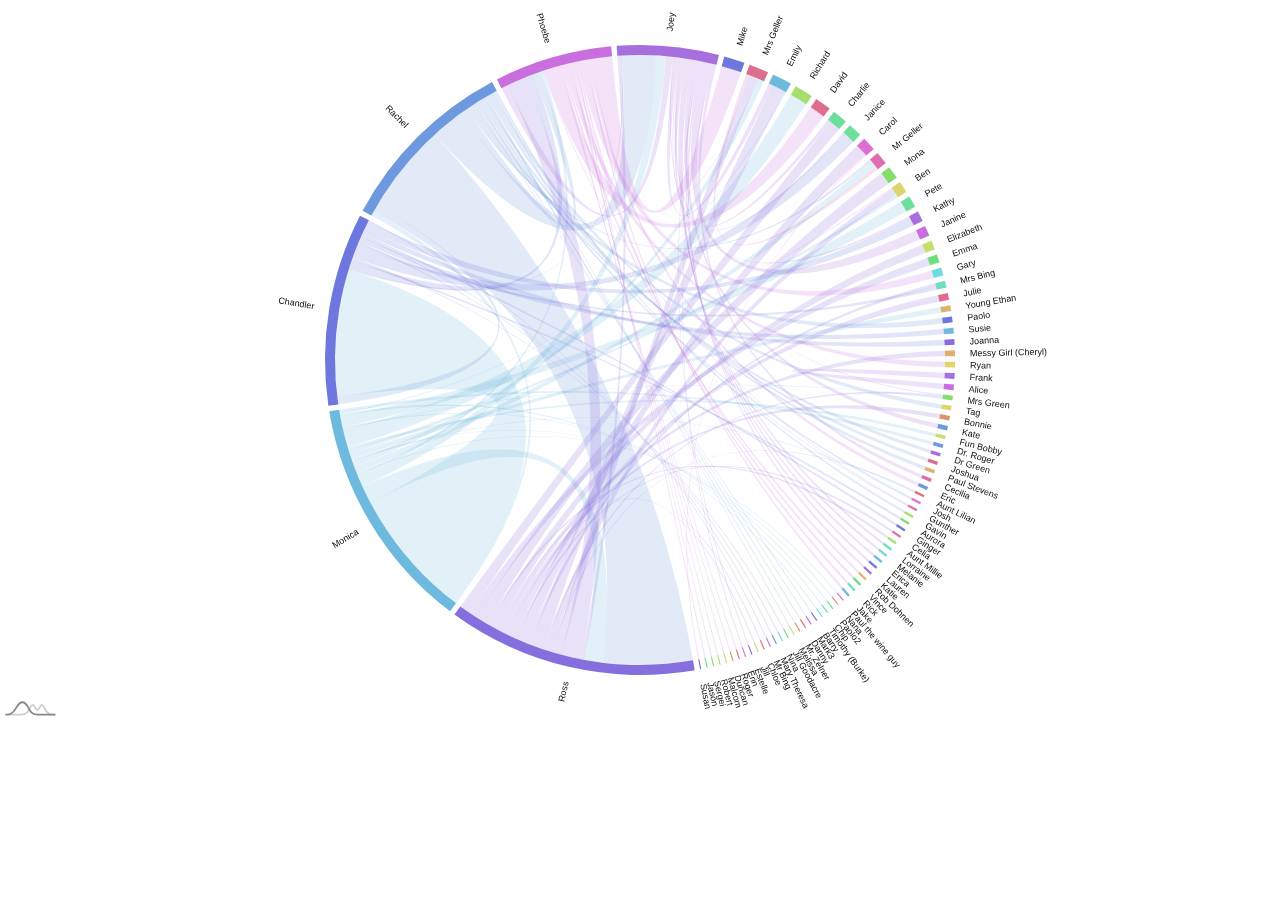
<file: vis/js/amcharts5/examples/flow-chord-directed/index.html>
<!DOCTYPE html>
<html>
  <head>
    <meta charset="UTF-8" />
    <title>amCharts 5 Example - flow-chord-directed</title>
    <link rel="stylesheet" href="index.css" />
  </head>
  <body>
    <div id="chartdiv"></div>
    <script src="../../index.js"></script>
    <script src="../../flow.js"></script>
    <script src="../../themes/Animated.js"></script>
    <script src="index.js"></script>
  </body>
</html>
</file>
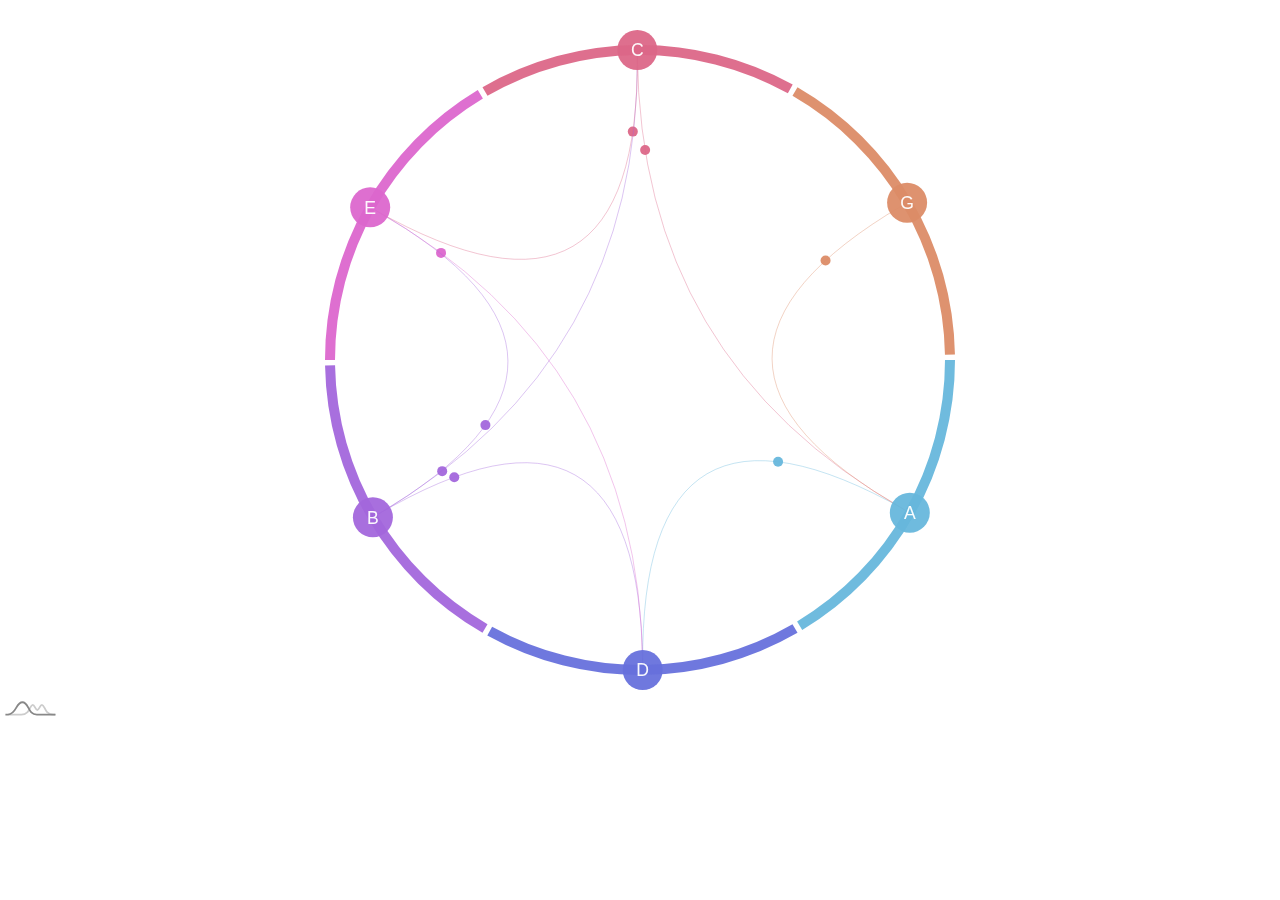
<file: vis/js/amcharts5/examples/flow-chord-non-ribbon/index.html>
<!DOCTYPE html>
<html>
  <head>
    <meta charset="UTF-8" />
    <title>amCharts 5 Example - flow-chord-non-ribbon</title>
    <link rel="stylesheet" href="index.css" />
  </head>
  <body>
    <div id="chartdiv"></div>
    <script src="../../index.js"></script>
    <script src="../../flow.js"></script>
    <script src="../../themes/Animated.js"></script>
    <script src="index.js"></script>
  </body>
</html>
</file>
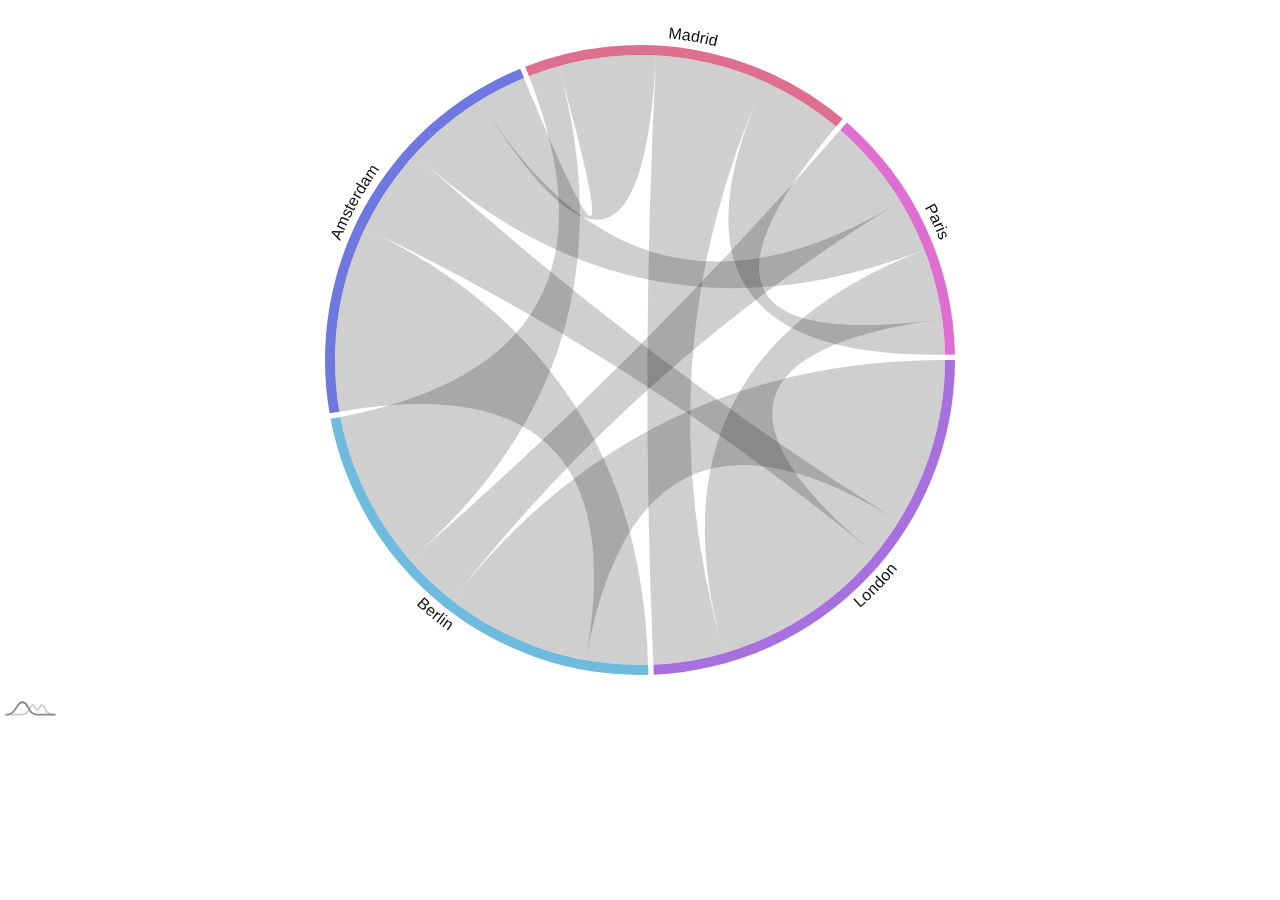
<file: vis/js/amcharts5/examples/flow-chord/index.html>
<!DOCTYPE html>
<html>
  <head>
    <meta charset="UTF-8" />
    <title>amCharts 5 Example - flow-chord</title>
    <link rel="stylesheet" href="index.css" />
  </head>
  <body>
    <div id="chartdiv"></div>
    <script src="../../index.js"></script>
    <script src="../../flow.js"></script>
    <script src="../../themes/Animated.js"></script>
    <script src="index.js"></script>
  </body>
</html>
</file>
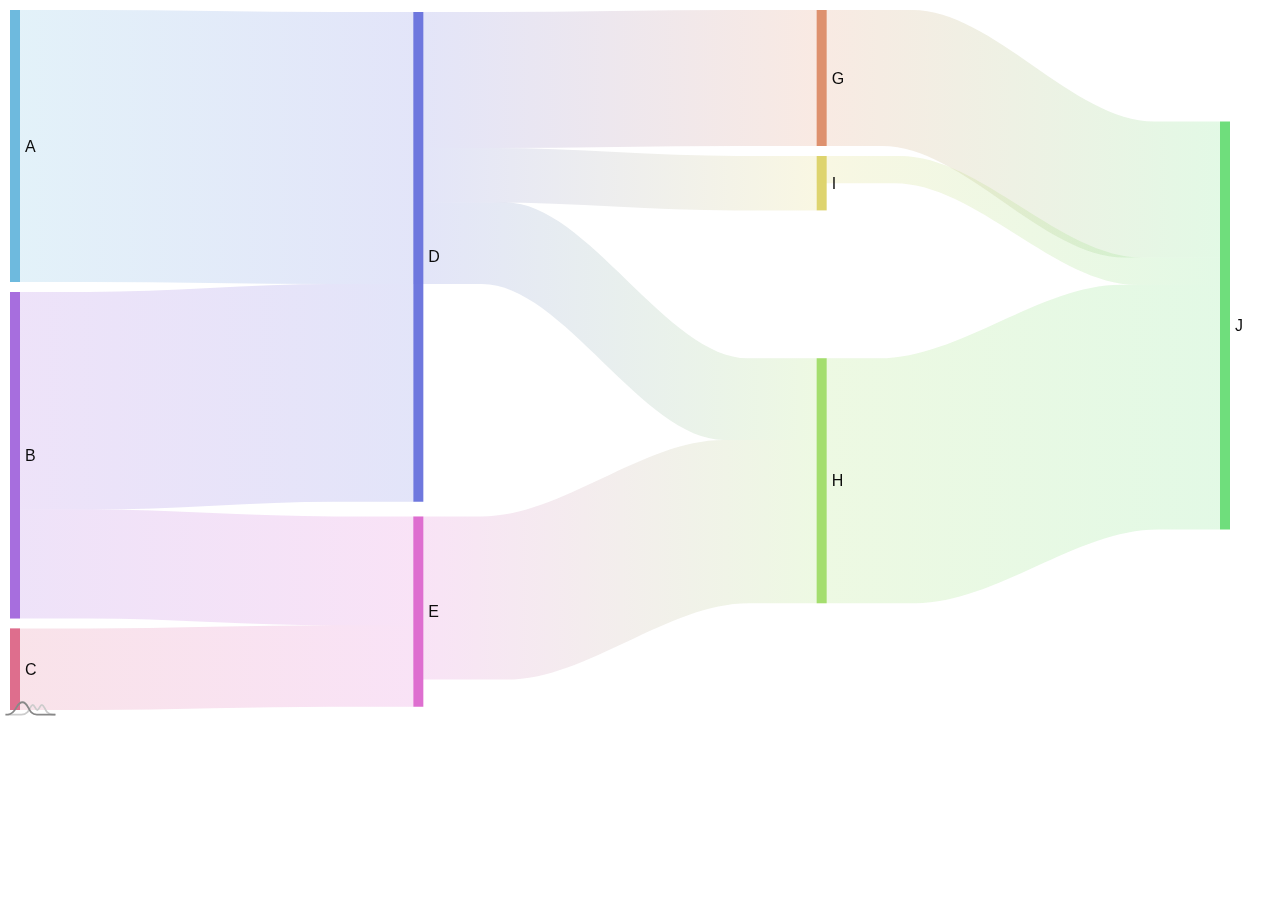
<file: vis/js/amcharts5/examples/flow-sankey/index.html>
<!DOCTYPE html>
<html>
  <head>
    <meta charset="UTF-8" />
    <title>amCharts 5 Example - flow-sankey</title>
    <link rel="stylesheet" href="index.css" />
  </head>
  <body>
    <div id="chartdiv"></div>
    <script src="../../index.js"></script>
    <script src="../../flow.js"></script>
    <script src="../../themes/Animated.js"></script>
    <script src="index.js"></script>
  </body>
</html>
</file>
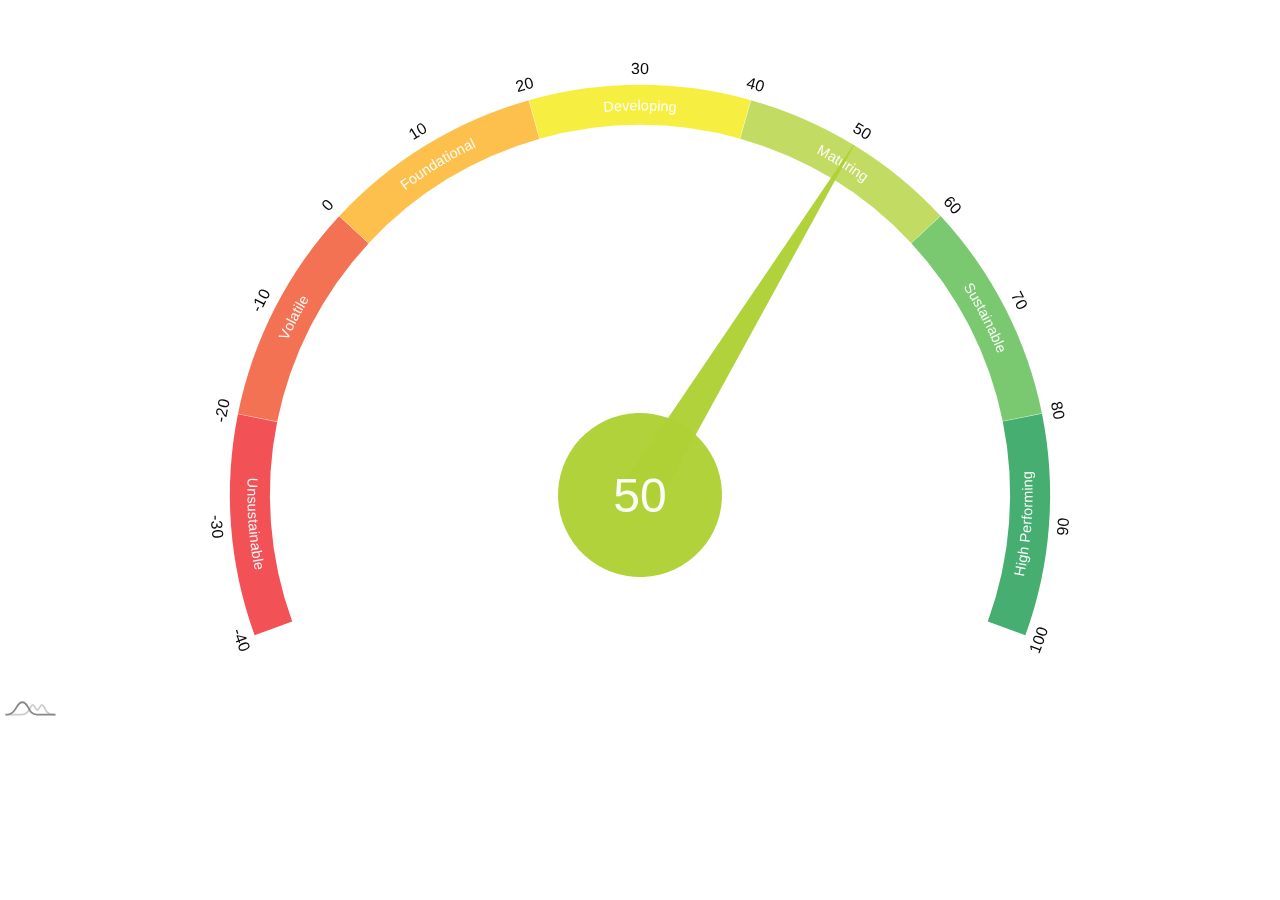
<file: vis/js/amcharts5/examples/gauge-bands/index.html>
<!DOCTYPE html>
<html>
  <head>
    <meta charset="UTF-8" />
    <title>amCharts 5 Example - gauge-bands</title>
    <link rel="stylesheet" href="index.css" />
  </head>
  <body>
    <div id="chartdiv"></div>
    <script src="../../index.js"></script>
    <script src="../../xy.js"></script>
    <script src="../../radar.js"></script>
    <script src="../../themes/Animated.js"></script>
    <script src="index.js"></script>
  </body>
</html>
</file>
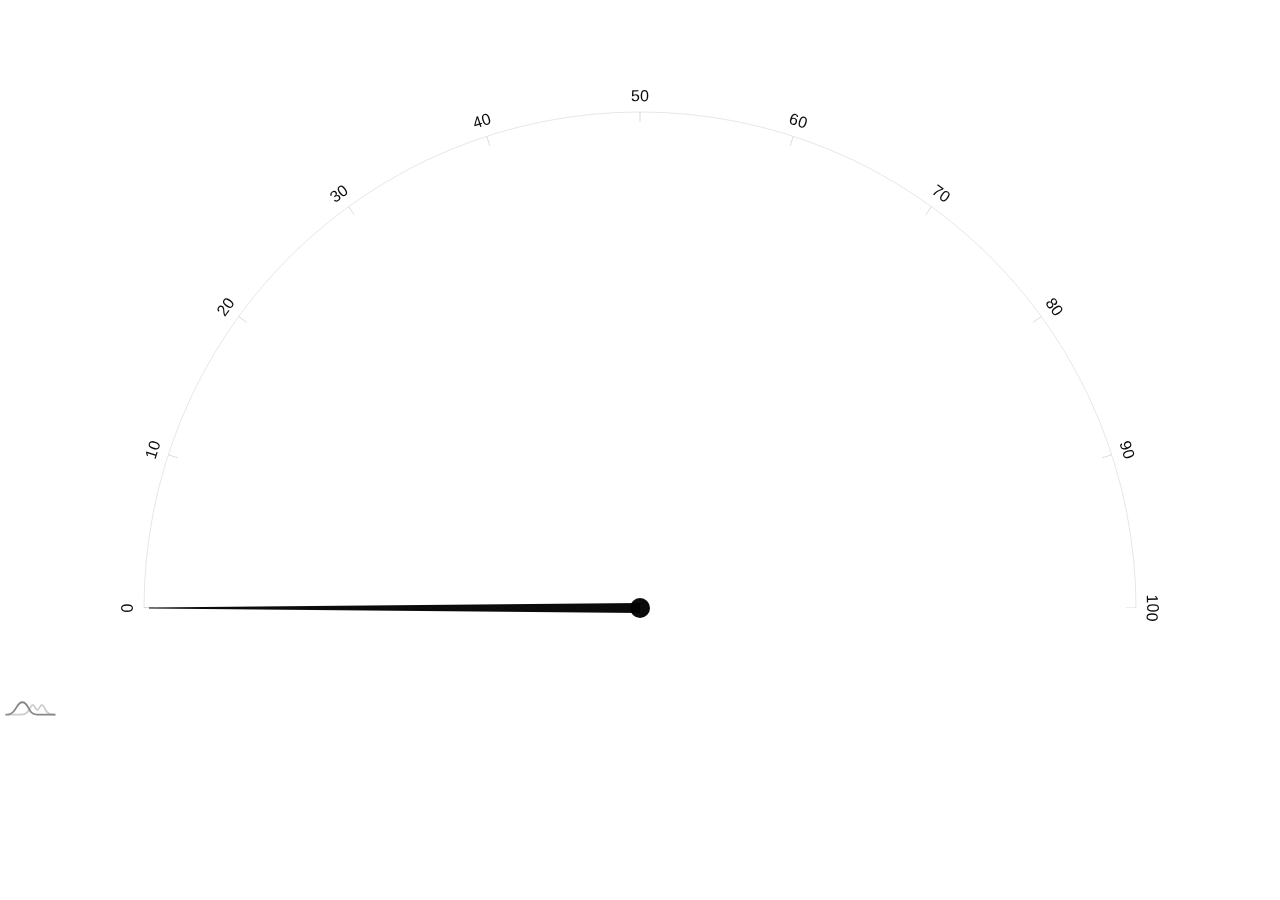
<file: vis/js/amcharts5/examples/gauge/index.html>
<!DOCTYPE html>
<html>
  <head>
    <meta charset="UTF-8" />
    <title>amCharts 5 Example - gauge</title>
    <link rel="stylesheet" href="index.css" />
  </head>
  <body>
    <div id="chartdiv"></div>
    <script src="../../index.js"></script>
    <script src="../../xy.js"></script>
    <script src="../../radar.js"></script>
    <script src="../../themes/Animated.js"></script>
    <script src="index.js"></script>
  </body>
</html>
</file>
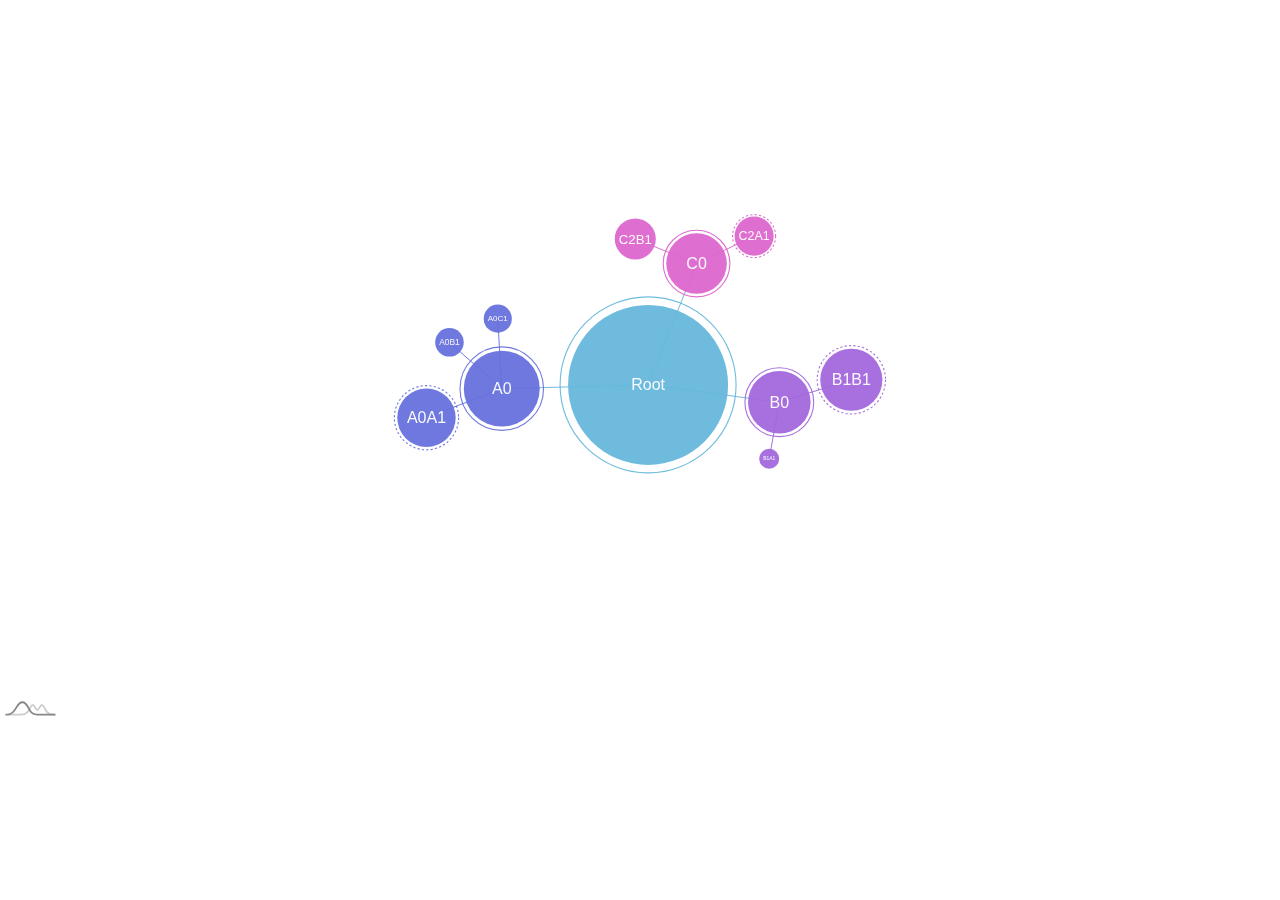
<file: vis/js/amcharts5/examples/hierarchy-force-directed/index.html>
<!DOCTYPE html>
<html>
  <head>
    <meta charset="UTF-8" />
    <title>amCharts 5 Example - hierarchy-force-directed</title>
    <link rel="stylesheet" href="index.css" />
  </head>
  <body>
    <div id="chartdiv"></div>
    <script src="../../index.js"></script>
    <script src="../../hierarchy.js"></script>
    <script src="../../themes/Animated.js"></script>
    <script src="index.js"></script>
  </body>
</html>
</file>
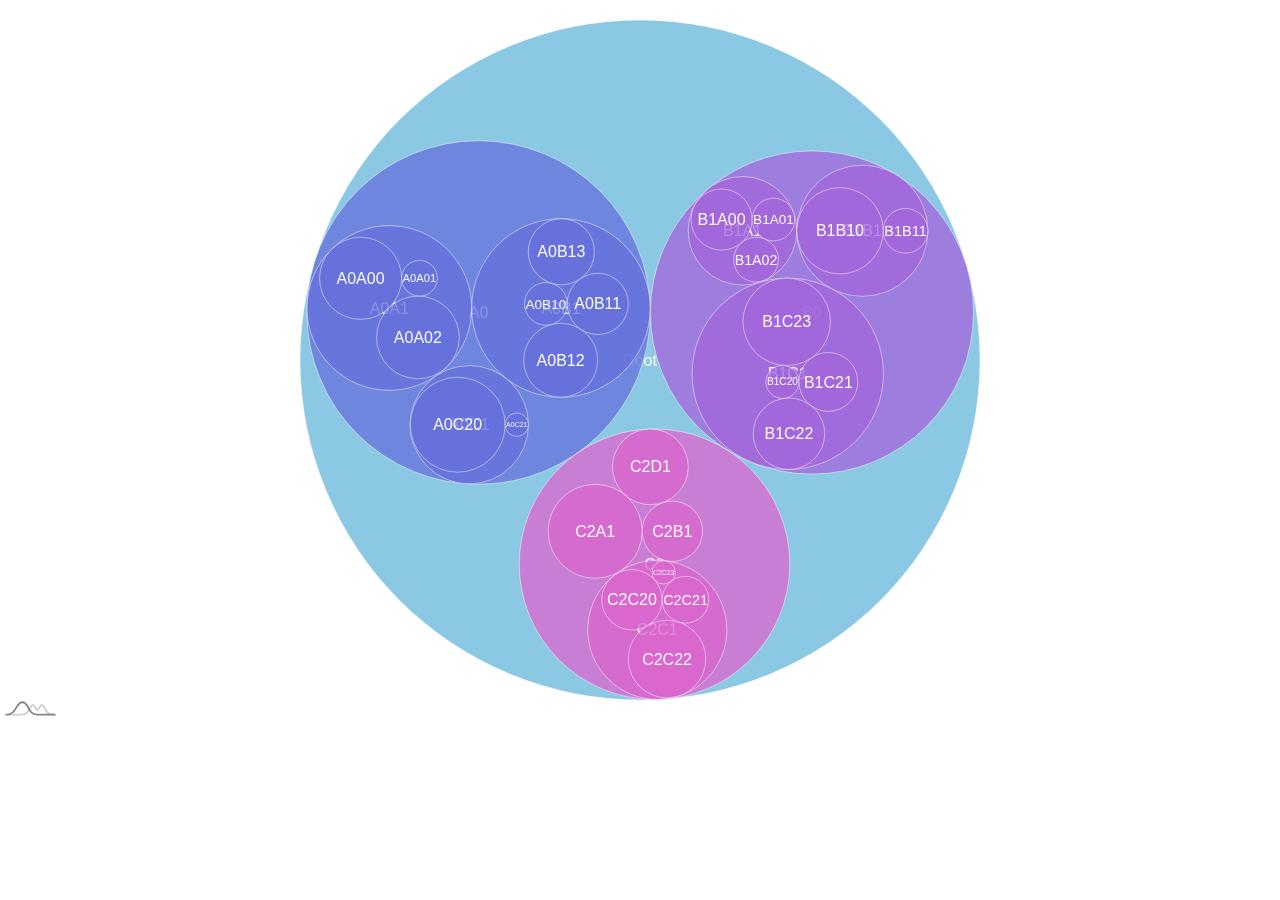
<file: vis/js/amcharts5/examples/hierarchy-pack/index.html>
<!DOCTYPE html>
<html>
  <head>
    <meta charset="UTF-8" />
    <title>amCharts 5 Example - hierarchy-pack</title>
    <link rel="stylesheet" href="index.css" />
  </head>
  <body>
    <div id="chartdiv"></div>
    <script src="../../index.js"></script>
    <script src="../../hierarchy.js"></script>
    <script src="../../themes/Animated.js"></script>
    <script src="index.js"></script>
  </body>
</html>
</file>
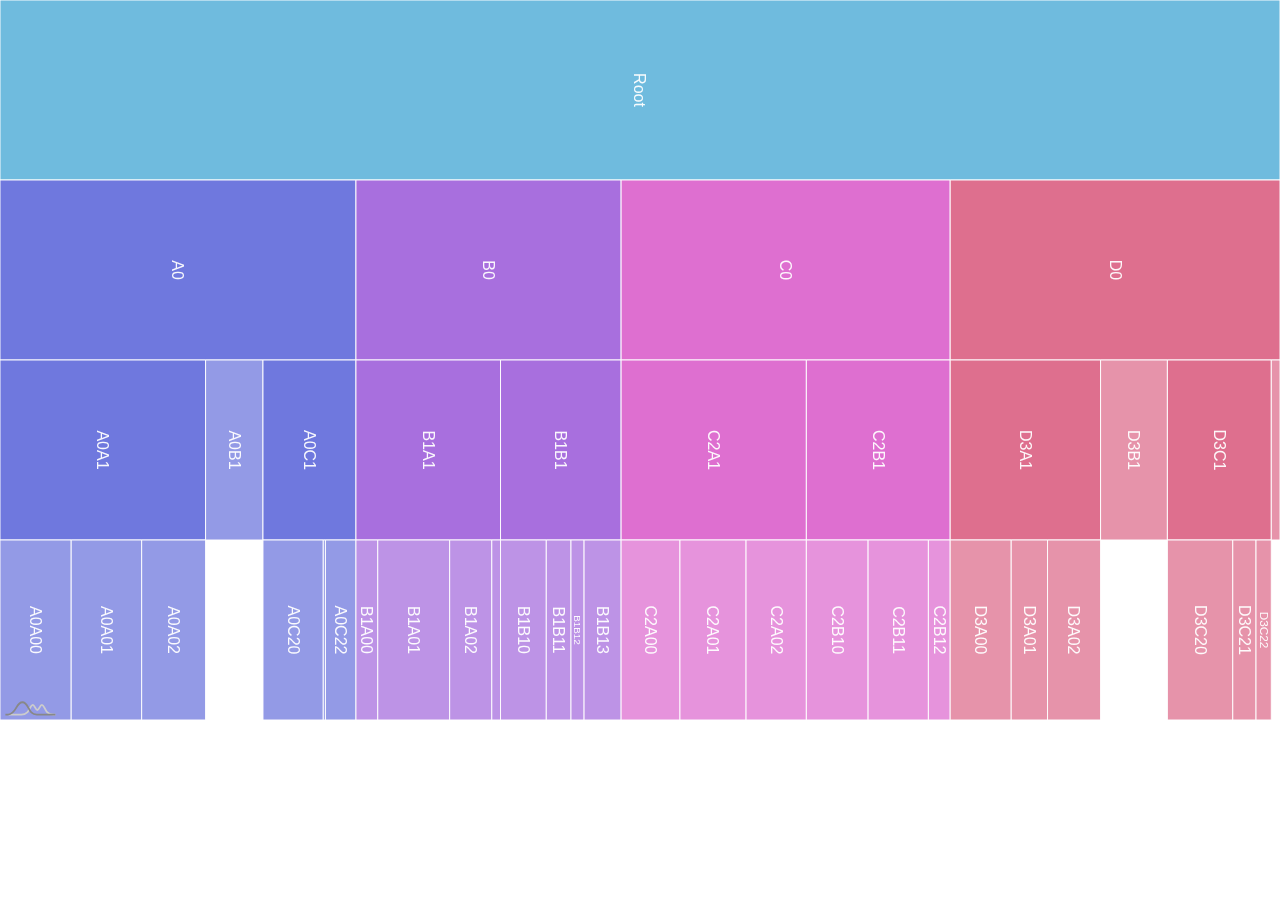
<file: vis/js/amcharts5/examples/hierarchy-partition/index.html>
<!DOCTYPE html>
<html>
  <head>
    <meta charset="UTF-8" />
    <title>amCharts 5 Example - hierarchy-partition</title>
    <link rel="stylesheet" href="index.css" />
  </head>
  <body>
    <div id="chartdiv"></div>
    <script src="../../index.js"></script>
    <script src="../../hierarchy.js"></script>
    <script src="../../themes/Animated.js"></script>
    <script src="index.js"></script>
  </body>
</html>
</file>
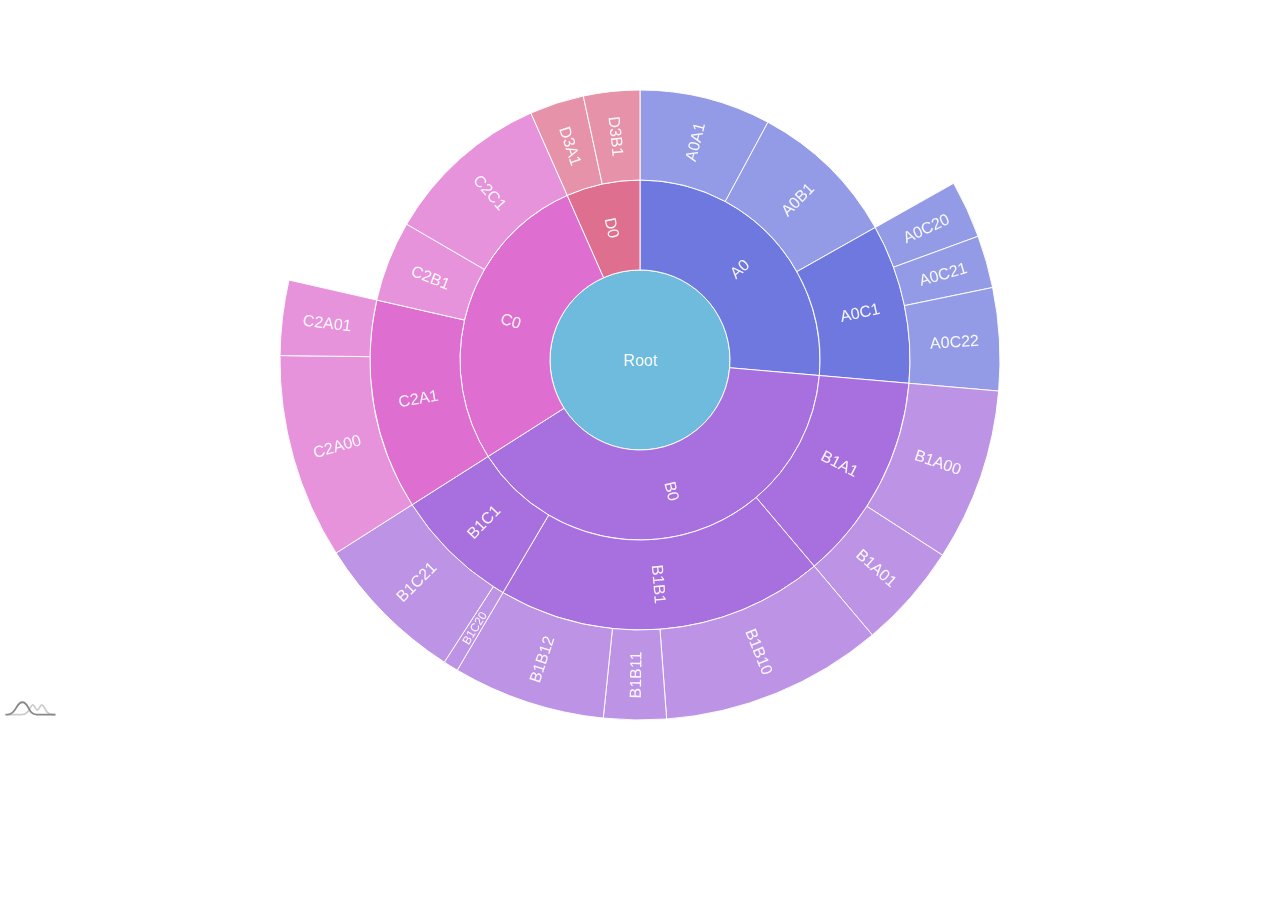
<file: vis/js/amcharts5/examples/hierarchy-sunburst/index.html>
<!DOCTYPE html>
<html>
  <head>
    <meta charset="UTF-8" />
    <title>amCharts 5 Example - hierarchy-sunburst</title>
    <link rel="stylesheet" href="index.css" />
  </head>
  <body>
    <div id="chartdiv"></div>
    <script src="../../index.js"></script>
    <script src="../../hierarchy.js"></script>
    <script src="../../themes/Animated.js"></script>
    <script src="index.js"></script>
  </body>
</html>
</file>
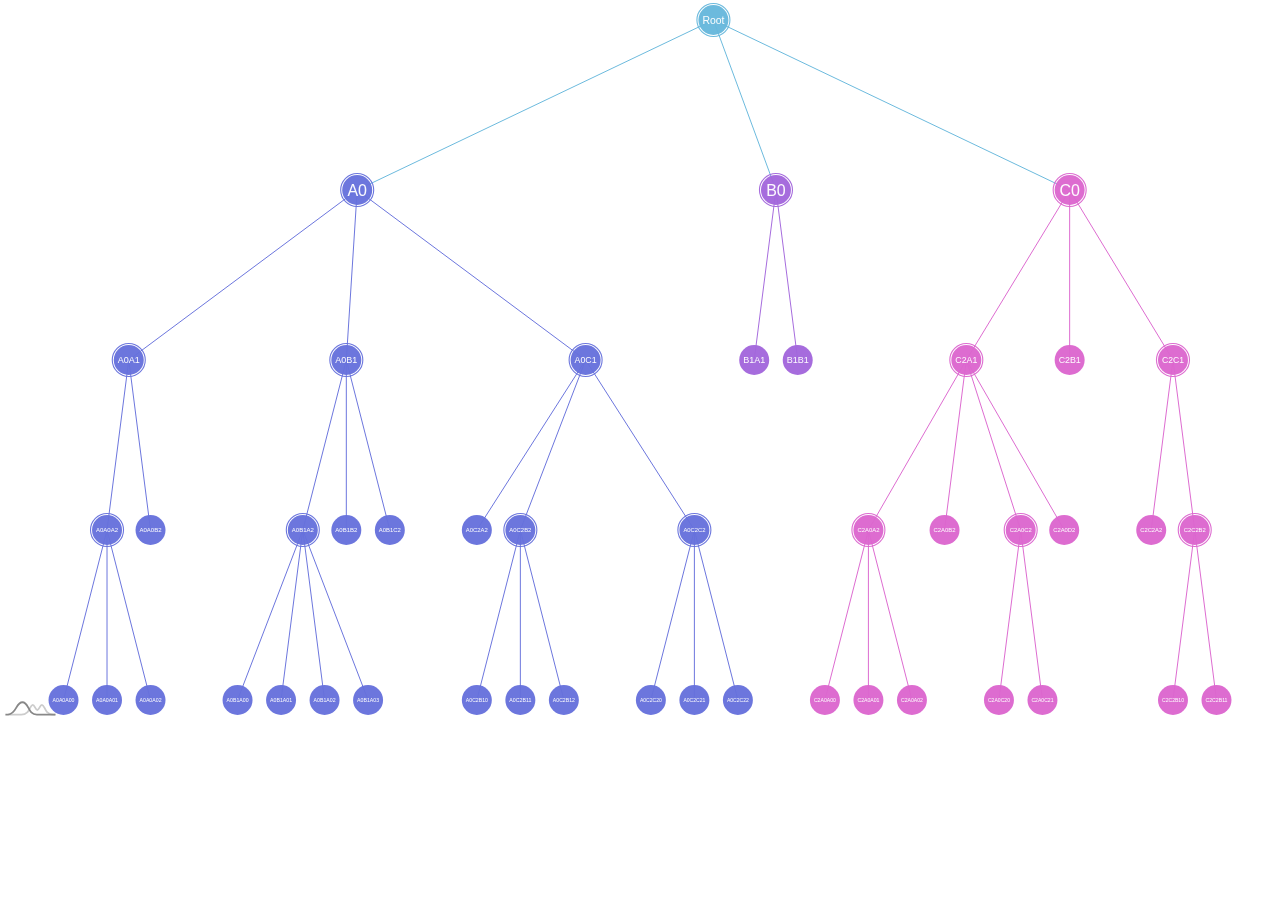
<file: vis/js/amcharts5/examples/hierarchy-tree/index.html>
<!DOCTYPE html>
<html>
  <head>
    <meta charset="UTF-8" />
    <title>amCharts 5 Example - hierarchy-tree</title>
    <link rel="stylesheet" href="index.css" />
  </head>
  <body>
    <div id="chartdiv"></div>
    <script src="../../index.js"></script>
    <script src="../../hierarchy.js"></script>
    <script src="../../themes/Animated.js"></script>
    <script src="index.js"></script>
  </body>
</html>
</file>
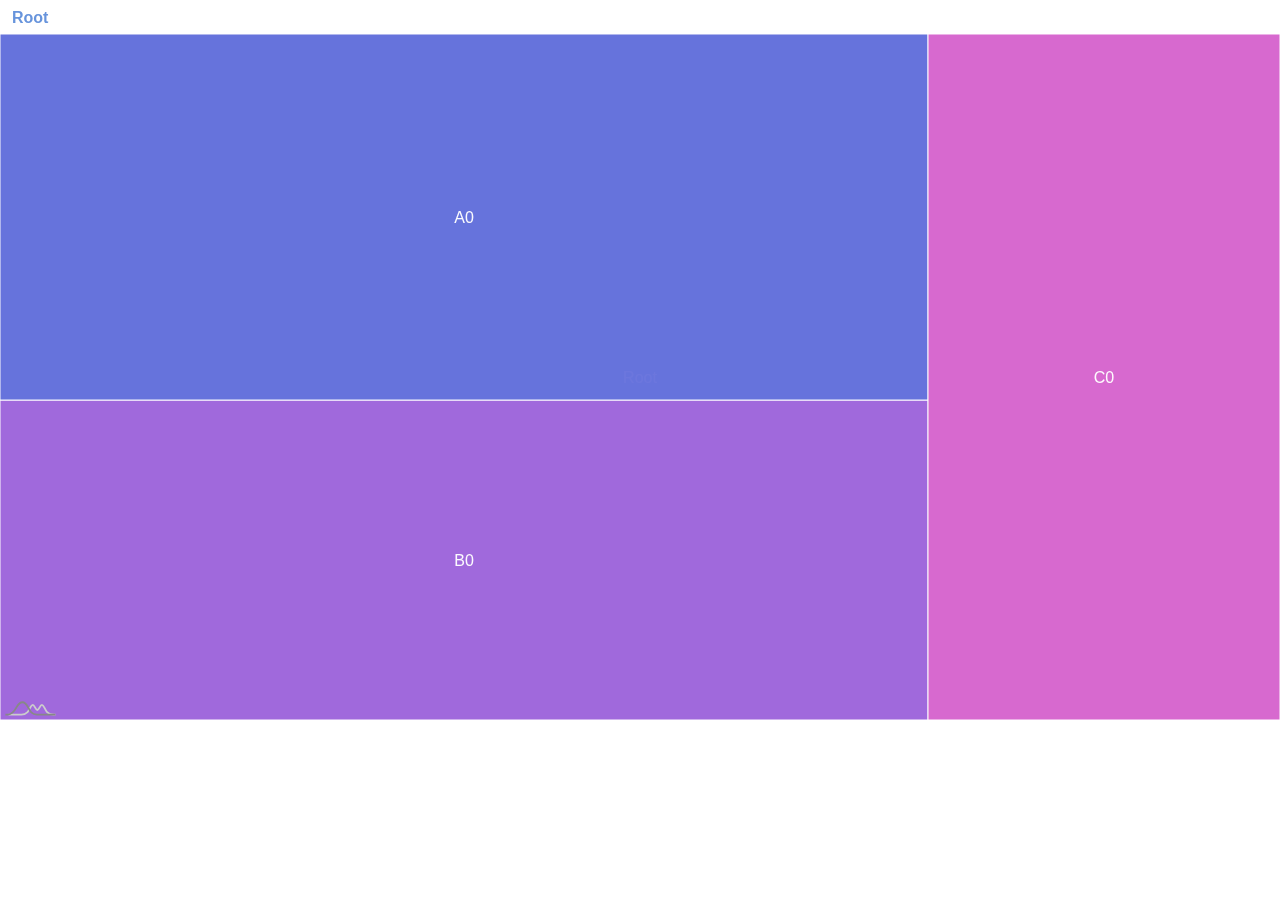
<file: vis/js/amcharts5/examples/hierarchy-treemap/index.html>
<!DOCTYPE html>
<html>
  <head>
    <meta charset="UTF-8" />
    <title>amCharts 5 Example - hierarchy-treemap</title>
    <link rel="stylesheet" href="index.css" />
  </head>
  <body>
    <div id="chartdiv"></div>
    <script src="../../index.js"></script>
    <script src="../../hierarchy.js"></script>
    <script src="../../themes/Animated.js"></script>
    <script src="index.js"></script>
  </body>
</html>
</file>
<file: vis/js/amcharts5/examples/flow-chord-directed/index.css>
body {
  font-family: -apple-system, BlinkMacSystemFont, "Segoe UI", Roboto, Helvetica, Arial, sans-serif, "Apple Color Emoji", "Segoe UI Emoji", "Segoe UI Symbol";
  padding: 0;
  margin: 0;
  background-color: #ffffff;
}

#chartdiv {
  width: 100%;
  height: 80vh;
}
</file>
<file: vis/js/amcharts5/examples/flow-chord-non-ribbon/index.css>
body {
  font-family: -apple-system, BlinkMacSystemFont, "Segoe UI", Roboto, Helvetica, Arial, sans-serif, "Apple Color Emoji", "Segoe UI Emoji", "Segoe UI Symbol";
  padding: 0;
  margin: 0;
  background-color: #ffffff;
}

#chartdiv {
  width: 100%;
  height: 80vh;
}
</file>
<file: vis/js/amcharts5/examples/flow-chord/index.css>
body {
  font-family: -apple-system, BlinkMacSystemFont, "Segoe UI", Roboto, Helvetica, Arial, sans-serif, "Apple Color Emoji", "Segoe UI Emoji", "Segoe UI Symbol";
  padding: 0;
  margin: 0;
  background-color: #ffffff;
}

#chartdiv {
  width: 100%;
  height: 80vh;
}
</file>
<file: vis/js/amcharts5/examples/flow-sankey/index.css>
body {
  font-family: -apple-system, BlinkMacSystemFont, "Segoe UI", Roboto, Helvetica, Arial, sans-serif, "Apple Color Emoji", "Segoe UI Emoji", "Segoe UI Symbol";
  padding: 0;
  margin: 0;
  background-color: #ffffff;
}

#chartdiv {
  width: 100%;
  height: 80vh;
}
</file>
<file: vis/js/amcharts5/examples/gauge-bands/index.css>
body {
  font-family: -apple-system, BlinkMacSystemFont, "Segoe UI", Roboto, Helvetica, Arial, sans-serif, "Apple Color Emoji", "Segoe UI Emoji", "Segoe UI Symbol";
  padding: 0;
  margin: 0;
  background-color: #ffffff;
}

#chartdiv {
  width: 100%;
  height: 80vh;
}
</file>
<file: vis/js/amcharts5/examples/gauge/index.css>
body {
  font-family: -apple-system, BlinkMacSystemFont, "Segoe UI", Roboto, Helvetica, Arial, sans-serif, "Apple Color Emoji", "Segoe UI Emoji", "Segoe UI Symbol";
  padding: 0;
  margin: 0;
  background-color: #ffffff;
}

#chartdiv {
  width: 100%;
  height: 80vh;
}
</file>
<file: vis/js/amcharts5/examples/hierarchy-force-directed/index.css>
body {
  font-family: -apple-system, BlinkMacSystemFont, "Segoe UI", Roboto, Helvetica, Arial, sans-serif, "Apple Color Emoji", "Segoe UI Emoji", "Segoe UI Symbol";
  padding: 0;
  margin: 0;
  background-color: #ffffff;
}

#chartdiv {
  width: 100%;
  height: 80vh;
}
</file>
<file: vis/js/amcharts5/examples/hierarchy-pack/index.css>
body {
  font-family: -apple-system, BlinkMacSystemFont, "Segoe UI", Roboto, Helvetica, Arial, sans-serif, "Apple Color Emoji", "Segoe UI Emoji", "Segoe UI Symbol";
  padding: 0;
  margin: 0;
  background-color: #ffffff;
}

#chartdiv {
  width: 100%;
  height: 80vh;
}
</file>
<file: vis/js/amcharts5/examples/hierarchy-partition/index.css>
body {
  font-family: -apple-system, BlinkMacSystemFont, "Segoe UI", Roboto, Helvetica, Arial, sans-serif, "Apple Color Emoji", "Segoe UI Emoji", "Segoe UI Symbol";
  padding: 0;
  margin: 0;
  background-color: #ffffff;
}

#chartdiv {
  width: 100%;
  height: 80vh;
}
</file>
<file: vis/js/amcharts5/examples/hierarchy-sunburst/index.css>
body {
  font-family: -apple-system, BlinkMacSystemFont, "Segoe UI", Roboto, Helvetica, Arial, sans-serif, "Apple Color Emoji", "Segoe UI Emoji", "Segoe UI Symbol";
  padding: 0;
  margin: 0;
  background-color: #ffffff;
}

#chartdiv {
  width: 100%;
  height: 80vh;
}
</file>
<file: vis/js/amcharts5/examples/hierarchy-tree/index.css>
body {
  font-family: -apple-system, BlinkMacSystemFont, "Segoe UI", Roboto, Helvetica, Arial, sans-serif, "Apple Color Emoji", "Segoe UI Emoji", "Segoe UI Symbol";
  padding: 0;
  margin: 0;
  background-color: #ffffff;
}

#chartdiv {
  width: 100%;
  height: 80vh;
}
</file>
<file: vis/js/amcharts5/examples/hierarchy-treemap/index.css>
body {
  font-family: -apple-system, BlinkMacSystemFont, "Segoe UI", Roboto, Helvetica, Arial, sans-serif, "Apple Color Emoji", "Segoe UI Emoji", "Segoe UI Symbol";
  padding: 0;
  margin: 0;
  background-color: #ffffff;
}

#chartdiv {
  width: 100%;
  height: 80vh;
}
</file>
